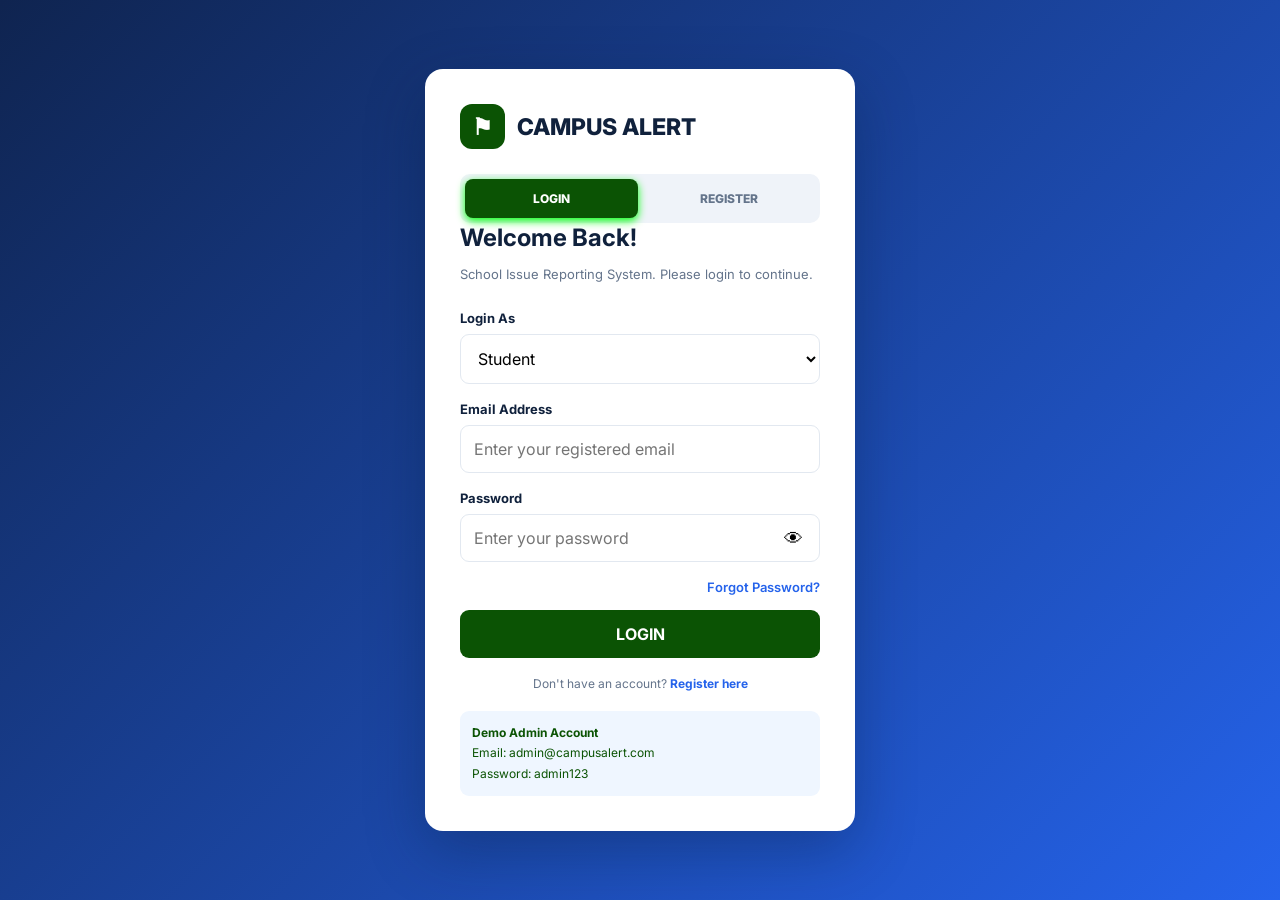
<file: index.html>
<!DOCTYPE html>
<html lang="en">
<head>
    <meta charset="UTF-8">
    <meta name="viewport" content="width=device-width, initial-scale=1.0">
    <title>CAMPUS ALERT | Login</title>
    <link rel="stylesheet" href="style.css">

    <style>
        .password-wrapper {
            position: relative;
            width: 100%;
        }

        .password-wrapper input {
            width: 100%;
            padding-right: 48px;
            box-sizing: border-box;
        }

        .toggle-password {
            position: absolute;
            right: 12px;
            top: 50%;
            transform: translateY(-50%);
            border: none;
            background: transparent;
            cursor: pointer;
            font-size: 19px;
            padding: 5px;
            z-index: 5;
        }

        .toggle-password:hover {
            opacity: 0.7;
        }
    </style>
</head>

<body class="login-page">

<div class="login-card">

    <!-- LOGO -->
    <div class="logo">
        <div class="logo-icon">⚑</div>
        <span>CAMPUS ALERT</span>
    </div>

    <!-- LOGIN AND REGISTER TABS -->
    <div class="auth-tabs">
        <button type="button" id="loginTab" class="auth-tab active">
            LOGIN
        </button>

        <button type="button" id="registerTab" class="auth-tab">
            REGISTER
        </button>
    </div>

    <!-- LOGIN PAGE -->
    <section id="loginPage">

        <h2>Welcome Back!</h2>

        <p class="login-subtitle">
            School Issue Reporting System. Please login to continue.
        </p>

        <form id="loginForm">

            <div class="field">
                <label>Login As</label>

                <select id="role" required>
                    <option value="student">Student</option>
                    <option value="admin">Administrator</option>
                </select>
            </div>

            <div class="field">
                <label>Email Address</label>

                <input
                    type="email"
                    id="loginEmail"
                    placeholder="Enter your registered email"
                    required>
            </div>

            <div class="field">
                <label>Password</label>

                <div class="password-wrapper">
                    <input
                        type="password"
                        id="loginPassword"
                        placeholder="Enter your password"
                        required>

                    <button type="button"
                        class="toggle-password"
                        data-toggle-password="loginPassword"
                        aria-label="Show password">
                        👁
                    </button>
                </div>
            </div>

            <p class="forgot-password">
                <a href="#" id="forgotPasswordLink">
                    Forgot Password?
                </a>
            </p>

            <button type="submit" class="primary-btn">
                LOGIN
            </button>

        </form>

        <p class="auth-switch">
            Don't have an account?
            <a href="#" id="goRegister">Register here</a>
        </p>

        <div class="demo-info">
            <strong>Demo Admin Account</strong><br>
            Email: admin@campusalert.com<br>
            Password: admin123
        </div>

    </section>

    <!-- REGISTER PAGE -->
    <section id="registerPage" class="hidden">

        <h2>Create Account!</h2>

        <p class="login-subtitle">
            Register to access CAMPUS ALERT.
        </p>

        <div class="field">
            <label>Register As</label>

            <select id="registerRole">
                <option value="student">Student</option>
                <option value="admin">Administrator</option>
            </select>
        </div>

        <!-- STUDENT REGISTRATION -->
        <form id="studentRegisterForm">

            <div class="form-grid">

                <div class="field">
                    <label>Complete Name</label>

                    <input
                        type="text"
                        id="regStudentName"
                        placeholder="Enter your full name"
                        required>
                </div>

                <div class="field">
                    <label>Student ID</label>

                    <input
                        type="text"
                        id="regStudentId"
                        placeholder="Example: 26-12345"
                        required>
                </div>

                <div class="field">
                    <label>Year Level</label>

                    <select id="regYear" required>
                        <option value="">Select Year</option>
                        <option>1st Year</option>
                        <option>2nd Year</option>
                        <option>3rd Year</option>
                        <option>4th Year</option>
                        <option>5th Year</option>
                    </select>
                </div>

                <div class="field">
                    <label>Section</label>

                    <input
                        type="text"
                        id="regSection"
                        placeholder="Enter your section"
                        required>
                </div>

                <div class="field">
                    <label>Course</label>

                    <select id="regCourse" required>
                        <option value="">Select Course</option>
                        <option>BS Computer Engineering</option>
                        <option>BS Information Technology</option>
                        <option>BS Computer Science</option>
                        <option>BS Information Systems</option>
                        <option>Other</option>
                    </select>
                </div>

                <div class="field">
                    <label>Email Address</label>

                    <input
                        type="email"
                        id="regStudentEmail"
                        placeholder="Enter your email"
                        required>
                </div>

                <!-- STUDENT PASSWORD -->
                <div class="field">
                    <label>Password</label>

                    <div class="password-wrapper">
                        <input
                            type="password"
                            id="regStudentPassword"
                            placeholder="Minimum 8 characters"
                            minlength="8"
                            required>

                        <button type="button"
                            class="toggle-password"
                            data-toggle-password="regStudentPassword"
                            aria-label="Show password">
                            👁
                        </button>
                    </div>
                </div>

                <div class="password-strength">
                    <div class="strength-track">
                        <div
                            id="studentStrengthBar"
                            class="strength-fill">
                        </div>
                    </div>

                    <small id="studentStrengthText">
                        Password strength
                    </small>
                </div>

                <!-- STUDENT CONFIRM PASSWORD -->
                <div class="field">
                    <label>Confirm Password</label>

                    <div class="password-wrapper">
                        <input
                            type="password"
                            id="regStudentConfirm"
                            placeholder="Confirm your password"
                            minlength="8"
                            required>

                        <button type="button"
                            class="toggle-password"
                            data-toggle-password="regStudentConfirm"
                            aria-label="Show password">
                            👁
                        </button>
                    </div>
                </div>

            </div>

            <button type="submit" class="primary-btn">
                REGISTER ACCOUNT
            </button>

        </form>

        <!-- ADMIN REGISTRATION -->
        <form id="adminRegisterForm" class="hidden">

            <div class="admin-notice">
                Administrator registration requires an authorized
                invitation code from the school.
            </div>

            <div class="field">
                <label>Complete Name</label>

                <input
                    type="text"
                    id="regAdminName"
                    placeholder="Enter your full name"
                    required>
            </div>

            <div class="field">
                <label>Employee ID</label>

                <input
                    type="text"
                    id="regEmployeeId"
                    placeholder="Enter Employee ID"
                    required>
            </div>

            <div class="field">
                <label>Department / Office</label>

                <select id="regDepartment" required>
                    <option value="">Select Department</option>
                    <option>Student Affairs Office</option>
                    <option>General Services Office</option>
                    <option>Information Technology Office</option>
                    <option>School Administration</option>
                    <option>Facilities Management</option>
                </select>
            </div>

            <div class="field">
                <label>Position</label>

                <input
                    type="text"
                    id="regPosition"
                    placeholder="Enter position"
                    required>
            </div>

            <div class="field">
                <label>Official School Email</label>

                <input
                    type="email"
                    id="regAdminEmail"
                    placeholder="Enter school email"
                    required>
            </div>

            <!-- INVITATION CODE -->
            <div class="field">
                <label>Invitation Code</label>

                <div class="password-wrapper">
                    <input
                        type="password"
                        id="regAdminCode"
                        placeholder="Enter invitation code"
                        required>

                    <button type="button"
                        class="toggle-password"
                        data-toggle-password="regAdminCode"
                        aria-label="Show invitation code">
                        👁
                    </button>
                </div>
            </div>

            <!-- ADMIN PASSWORD -->
            <div class="field">
                <label>Password</label>

                <div class="password-wrapper">
                    <input
                        type="password"
                        id="regAdminPassword"
                        placeholder="Minimum 8 characters"
                        minlength="8"
                        required>

                    <button type="button"
                        class="toggle-password"
                        data-toggle-password="regAdminPassword"
                        aria-label="Show password">
                        👁
                    </button>
                </div>
            </div>

            <div class="password-strength">
                <div class="strength-track">
                    <div
                        id="adminStrengthBar"
                        class="strength-fill">
                    </div>
                </div>

                <small id="adminStrengthText">
                    Password strength
                </small>
            </div>

            <!-- ADMIN CONFIRM PASSWORD -->
            <div class="field">
                <label>Confirm Password</label>

                <div class="password-wrapper">
                    <input
                        type="password"
                        id="regAdminConfirm"
                        placeholder="Confirm your password"
                        minlength="8"
                        required>

                    <button type="button"
                        class="toggle-password"
                        data-toggle-password="regAdminConfirm"
                        aria-label="Show password">
                        👁
                    </button>
                </div>
            </div>

            <button type="submit" class="primary-btn">
                REGISTER AS ADMIN
            </button>

        </form>

        <p class="auth-switch">
            Already have an account?
            <a href="#" id="goLogin">Login here</a>
        </p>

    </section>

    <!-- FORGOT PASSWORD PAGE -->
    <section id="forgotPasswordPage" class="hidden">

        <h2>Reset Password</h2>

        <p class="login-subtitle">
            Enter your account details to reset your password.
        </p>

        <form id="forgotPasswordForm">

            <div class="field">
                <label>Account Type</label>

                <select id="resetRole" required>
                    <option value="student">Student</option>
                    <option value="admin">Administrator</option>
                </select>
            </div>

            <div class="field">
                <label>Registered Email</label>

                <input
                    type="email"
                    id="resetEmail"
                    placeholder="Enter your registered email"
                    required>
            </div>

            <div class="field">
                <label id="resetIdLabel">Student ID</label>

                <input
                    type="text"
                    id="resetIdentity"
                    placeholder="Enter your Student ID"
                    required>
            </div>

            <!-- NEW PASSWORD -->
            <div class="field">
                <label>New Password</label>

                <div class="password-wrapper">
                    <input
                        type="password"
                        id="resetNewPassword"
                        placeholder="Minimum 8 characters"
                        minlength="8"
                        required>

                    <button type="button"
                        class="toggle-password"
                        data-toggle-password="resetNewPassword"
                        aria-label="Show password">
                        👁
                    </button>
                </div>
            </div>

            <div class="password-strength">
                <div class="strength-track">
                    <div
                        id="resetStrengthBar"
                        class="strength-fill">
                    </div>
                </div>

                <small id="resetStrengthText">
                    Password strength
                </small>
            </div>

            <!-- CONFIRM NEW PASSWORD -->
            <div class="field">
                <label>Confirm New Password</label>

                <div class="password-wrapper">
                    <input
                        type="password"
                        id="resetConfirmPassword"
                        placeholder="Confirm your new password"
                        minlength="8"
                        required>

                    <button type="button"
                        class="toggle-password"
                        data-toggle-password="resetConfirmPassword"
                        aria-label="Show password">
                        👁
                    </button>
                </div>
            </div>

            <button type="submit" class="primary-btn">
                RESET PASSWORD
            </button>

        </form>

        <p class="auth-switch">
            Remembered your password?
            <a href="#" id="backToLogin">Login here</a>
        </p>

    </section>

</div>

<!-- SHOW / HIDE PASSWORD -->
<script>
document.addEventListener("click", function(event) {

    const button = event.target.closest(".toggle-password");

    if (!button) return;

    const inputId = button.dataset.togglePassword;
    const passwordInput = document.getElementById(inputId);

    if (!passwordInput) return;

    if (passwordInput.type === "password") {
        passwordInput.type = "text";
        button.textContent = "🙈";
        button.setAttribute("aria-label", "Hide password");
    } else {
        passwordInput.type = "password";
        button.textContent = "👁";
        button.setAttribute("aria-label", "Show password");
    }

});
</script>

<!-- JAVASCRIPT -->
<script src="auth.js"></script>

</body>
</html>
</file>
<file: style.css>
@import url('https://fonts.googleapis.com/css2?family=Inter:wght@400;500;600;700;800&display=swap');

:root {
    --blue: #0b5304;
    --dark: #10213c;
    --bg: #f4f7fc;
    --white: #ffffff;
    --muted: #64748b;
    --border: #e2e8f0;
    --green: #16a34a;
    --orange: #ea580c;
    --red: #dc2626;
}

* {
    margin: 0;
    padding: 0;
    box-sizing: border-box;
    font-family: 'Inter', sans-serif;
}

body {
    background: var(--bg);
    color: var(--dark);
}

button, input, select, textarea {
    font: inherit;
}

button {
    cursor: pointer;
    border: none;
}

.hidden {
    display: none !important;
}

/* LOGIN */

.login-page {
    min-height: 100vh;
    display: flex;
    align-items: center;
    justify-content: center;
    padding: 20px;
    background: linear-gradient(135deg, #0f2450, #2563eb);
}

.login-card {
    background: white;
    width: 100%;
    max-width: 430px;
    padding: 35px;
    border-radius: 18px;
    box-shadow: 0 20px 60px #071a3d55;
}

.logo {
    display: flex;
    align-items: center;
    gap: 12px;
    font-size: 23px;
    font-weight: 800;
}

.logo-icon {
    width: 45px;
    height: 45px;
    display: grid;
    place-items: center;
    color: white;
    background: var(--blue);
    border-radius: 12px;
    font-size: 23px;
}

.login-subtitle {
    color: var(--muted);
    font-size: 13px;
    margin: 12px 0 25px;
    line-height: 1.6;
}

.field {
    margin-bottom: 17px;
}

.field label {
    display: block;
    font-size: 13px;
    font-weight: 700;
    margin-bottom: 8px;
}

.field input,
.field select,
.field textarea {
    width: 100%;
    padding: 13px;
    border: 1px solid var(--border);
    border-radius: 9px;
    outline: none;
    background: white;
}

.field input:focus,
.field select:focus,
.field textarea:focus {
    border-color: var(--blue);
}

.field textarea {
    resize: vertical;
}

.primary-btn {
    width: 100%;
    padding: 14px;
    color: white;
    background: var(--blue);
    border-radius: 9px;
    font-weight: 700;
    transition: .2s;
}

.primary-btn:hover {
    background: #0b5304;
}

.demo-info {
    background: #eff6ff;
    padding: 12px;
    border-radius: 9px;
    font-size: 12px;
    color: #0b5304;
    margin-top: 20px;
    line-height: 1.7;
}

/* APPLICATION */

.app {
    min-height: 100vh;
}

.sidebar {
    position: fixed;
    top: 0;
    left: 0;
    bottom: 0;
    width: 245px;
    background: #0b5304;
    color: white;
    padding: 25px 16px;
    z-index: 10;
    display: flex;
    flex-direction: column;
}

.sidebar .logo {
    font-size: 19px;
    padding: 0 8px;
    margin-bottom: 45px;
}

.sidebar .logo-icon {
    background: #070707;
}

.menu-label {
    color: #f3f4f5;
    font-size: 10px;
    font-weight: 700;
    letter-spacing: 1.5px;
    padding: 0 12px;
    margin-bottom: 12px;
}

.nav-btn {
    display: flex;
    width: 100%;
    align-items: center;
    gap: 12px;
    color: #c5d1e3;
    background: transparent;
    padding: 13px;
    border-radius: 9px;
    text-align: left;
    margin-bottom: 6px;
    font-size: 13px;
    font-weight: 600;
}

.nav-btn:hover,
.nav-btn.active {
    color: white;
    background: #263e65;
}

.logout-btn {
    margin-top: auto;
    color: #fca5a5;
}

.main {
    margin-left: 245px;
    padding: 30px;
}

.topbar {
    display: flex;
    align-items: center;
    justify-content: space-between;
    margin-bottom: 30px;
    gap: 15px;
}

.topbar h1 {
    font-size: 25px;
}

.topbar p {
    color: var(--muted);
    font-size: 13px;
    margin-top: 6px;
}

.user-pill {
    background: white;
    border: 1px solid var(--border);
    padding: 10px 15px;
    border-radius: 30px;
    font-size: 12px;
    font-weight: 700;
}

/* DASHBOARD */

.stats {
    display: grid;
    grid-template-columns: repeat(4, 1fr);
    gap: 17px;
    margin-bottom: 25px;
}

.stat-card {
    background: white;
    border: 1px solid var(--border);
    border-radius: 13px;
    padding: 20px;
}

.stat-card p {
    font-size: 12px;
    color: var(--muted);
    font-weight: 600;
}

.stat-card h2 {
    font-size: 30px;
    margin-top: 12px;
}

.stat-icon {
    font-size: 23px;
    margin-bottom: 10px;
}

.content-card {
    background: white;
    border: 1px solid var(--border);
    border-radius: 13px;
    padding: 23px;
    margin-bottom: 20px;
}

.card-heading {
    display: flex;
    justify-content: space-between;
    align-items: center;
    margin-bottom: 20px;
    gap: 10px;
}

.card-heading h2 {
    font-size: 17px;
}

.small-btn {
    padding: 10px 14px;
    color: white;
    background: var(--blue);
    border-radius: 8px;
    font-size: 12px;
    font-weight: 700;
}

/* REPORT FORM */

.form-grid {
    display: grid;
    grid-template-columns: 1fr 1fr;
    gap: 15px;
}

.full {
    grid-column: 1 / -1;
}

.upload-box {
    display: block;
    border: 2px dashed #bfdbfe;
    background: #f8fbff;
    border-radius: 11px;
    padding: 25px;
    text-align: center;
    cursor: pointer;
}

.upload-box p {
    color: var(--muted);
    font-size: 12px;
    margin-top: 7px;
}

.upload-box strong {
    color: var(--blue);
}

.upload-box input {
    display: none;
}

.upload-icon {
    font-size: 30px;
}

#imagePreview {
    max-width: 100%;
    max-height: 250px;
    margin: 15px auto 0;
    border-radius: 10px;
    display: none;
    object-fit: contain;
}

/* REPORT CARDS */

.report-list {
    display: grid;
    gap: 15px;
}

.report-item {
    border: 1px solid var(--border);
    border-radius: 12px;
    padding: 17px;
    display: grid;
    grid-template-columns: 125px 1fr;
    gap: 17px;
}

.report-photo {
    width: 125px;
    height: 125px;
    object-fit: cover;
    background: #e2e8f0;
    border-radius: 9px;
}

.report-info h3 {
    font-size: 15px;
    margin-bottom: 8px;
}

.report-info p {
    color: var(--muted);
    font-size: 12px;
    line-height: 1.7;
    margin-bottom: 5px;
    overflow-wrap: anywhere;
}

.status {
    display: inline-block;
    padding: 6px 9px;
    border-radius: 20px;
    font-size: 10px;
    font-weight: 800;
    margin: 7px 0;
}

.Pending {
    background: #fff7ed;
    color: #c2410c;
}

.Under-Review {
    background: #eff6ff;
    color: #0b5304;
}

.In-Progress {
    background: #fef9c3;
    color: #a16207;
}

.Resolved {
    background: #dcfce7;
    color: #15803d;
}

.Rejected {
    background: #fee2e2;
    color: #b91c1c;
}

.status-select {
    display: block;
    padding: 8px;
    border: 1px solid var(--border);
    border-radius: 7px;
    margin-top: 8px;
    font-size: 11px;
    max-width: 220px;
}

.empty {
    text-align: center;
    padding: 40px 15px;
    color: var(--muted);
    font-size: 13px;
}

.empty span {
    display: block;
    font-size: 35px;
    margin-bottom: 10px;
}

.notice {
    padding: 14px;
    border-radius: 9px;
    background: #eff6ff;
    color: #1e40af;
    font-size: 12px;
    line-height: 1.6;
    margin-bottom: 18px;
}

.danger {
    color: var(--red);
}

/* PROFILE */

#profileSection h3 {
    font-size: 20px;
}

#profileSection p {
    font-size: 13px;
}

/* RESPONSIVE */

@media(max-width: 900px) {
    .stats {
        grid-template-columns: repeat(2, 1fr);
    }
}

@media(max-width: 650px) {
    .sidebar {
        position: relative;
        width: 100%;
        height: auto;
        padding: 15px;
    }

    .sidebar .logo {
        margin-bottom: 15px;
    }

    .menu-label {
        display: none;
    }

    .nav-btn {
        display: inline-flex;
        width: auto;
        margin: 3px;
        padding: 10px;
    }

    .logout-btn {
        position: static;
        width: auto;
        margin-top: 8px;
    }

    .main {
        margin-left: 0;
        padding: 18px;
    }

    .topbar h1 {
        font-size: 20px;
    }

    .stats {
        gap: 9px;
    }

    .stat-card {
        padding: 14px;
    }

    .stat-card h2 {
        font-size: 24px;
    }

    .form-grid {
        grid-template-columns: 1fr;
    }

    .full {
        grid-column: auto;
    }

    .report-item {
        grid-template-columns: 85px 1fr;
        gap: 10px;
    }

    .report-photo {
        width: 85px;
        height: 85px;
    }
}


/* LOGIN AND REGISTER TABS */

.auth-tabs {
    display: flex;
    width: 100%;
    gap: 5px;
    background: #eff3f9;
    padding: 5px;
    border-radius: 10px;
    margin-top: 25px;
}

.auth-tab {
    flex: 1;
    padding: 12px;
    border: none;
    border-radius: 8px;
    background: transparent;
    color: #64748b;
    font-size: 12px;
    font-weight: 800;
    cursor: pointer;
    transition: .2s;
}

.auth-tab.active {
    background: #0b5304;
    color: white;
    box-shadow: 0 3px 8px #00ff0d;
}

.auth-switch {
    text-align: center;
    font-size: 12px;
    color: #64748b;
    margin-top: 18px;
}

.auth-switch a {
    color: #2563eb;
    text-decoration: none;
    font-weight: 700;
}

.auth-switch a:hover {
    text-decoration: underline;
}

#registerPage {
    max-height: 65vh;
    overflow-y: auto;
    padding-right: 5px;
}

#registerPage::-webkit-scrollbar {
    width: 5px;
}

#registerPage::-webkit-scrollbar-thumb {
    background: #cbd5e1;
    border-radius: 10px;
}

.form-row {
    display: grid;
    grid-template-columns: 1fr 1fr;
    gap: 12px;
}

.admin-notice {
    background: #eff6ff;
    color: #1e40af;
    padding: 12px;
    border-radius: 9px;
    font-size: 12px;
    line-height: 1.6;
    margin-bottom: 18px;
    border: 1px solid #bfdbfe;
}

@media(max-width: 480px) {
    .login-card {
        padding: 22px;
    }

    .form-row {
        grid-template-columns: 1fr;
        gap: 0;
    }
}
.hidden {
    display: none !important;
}


/* FIX STUDENT REGISTER ALIGNMENT */

#studentRegisterForm .form-grid {
    display: flex;
    flex-direction: column;
    width: 100%;
    gap: 15px;
}

#studentRegisterForm .form-grid .field {
    width: 100%;
    display: flex;
    flex-direction: column;
    margin: 0;
}

#studentRegisterForm .form-grid input,
#studentRegisterForm .form-grid select {
    width: 100%;
    height: 45px;
    box-sizing: border-box;
}

#studentRegisterForm .form-grid label {
    display: block;
    margin-bottom: 5px;
    text-align: left;
}

#studentRegisterForm .primary-btn {
    width: 100%;
    margin-top: 18px;
}


/* FORGOT PASSWORD */

.forgot-password {
    text-align: right;
    margin: 10px 0 15px;
    font-size: 13px;
}

.forgot-password a {
    color: #2563eb;
    text-decoration: none;
    font-weight: 600;
}

.forgot-password a:hover {
    text-decoration: underline;
}

/* PASSWORD STRENGTH */
.password-strength {
    width: 100%;
    margin-top: -8px;
    margin-bottom: 14px;
}

.strength-track {
    width: 100%;
    height: 6px;
    background: #e5e7eb;
    border-radius: 10px;
    overflow: hidden;
}

.strength-fill {
    width: 0%;
    height: 100%;
    border-radius: 10px;
    transition: width 0.3s ease, background 0.3s ease;
}

.strength-fill.weak {
    width: 33%;
    background: #ef4444;
}

.strength-fill.medium {
    width: 66%;
    background: #f59e0b;
}

.strength-fill.strong {
    width: 100%;
    background: #22c55e;
}

.password-strength small {
    display: block;
    margin-top: 6px;
    font-size: 12px;
    color: #64748b;
}
.password-wrapper {
    position: relative;
    width: 100%;
}

.password-wrapper input {
    width: 100%;
    padding-right: 45px;
}

.toggle-password {
    position: absolute;
    right: 12px;
    top: 50%;
    transform: translateY(-50%);
    border: none;
    background: transparent;
    cursor: pointer;
    font-size: 18px;
    z-index: 2;
}
</file>
